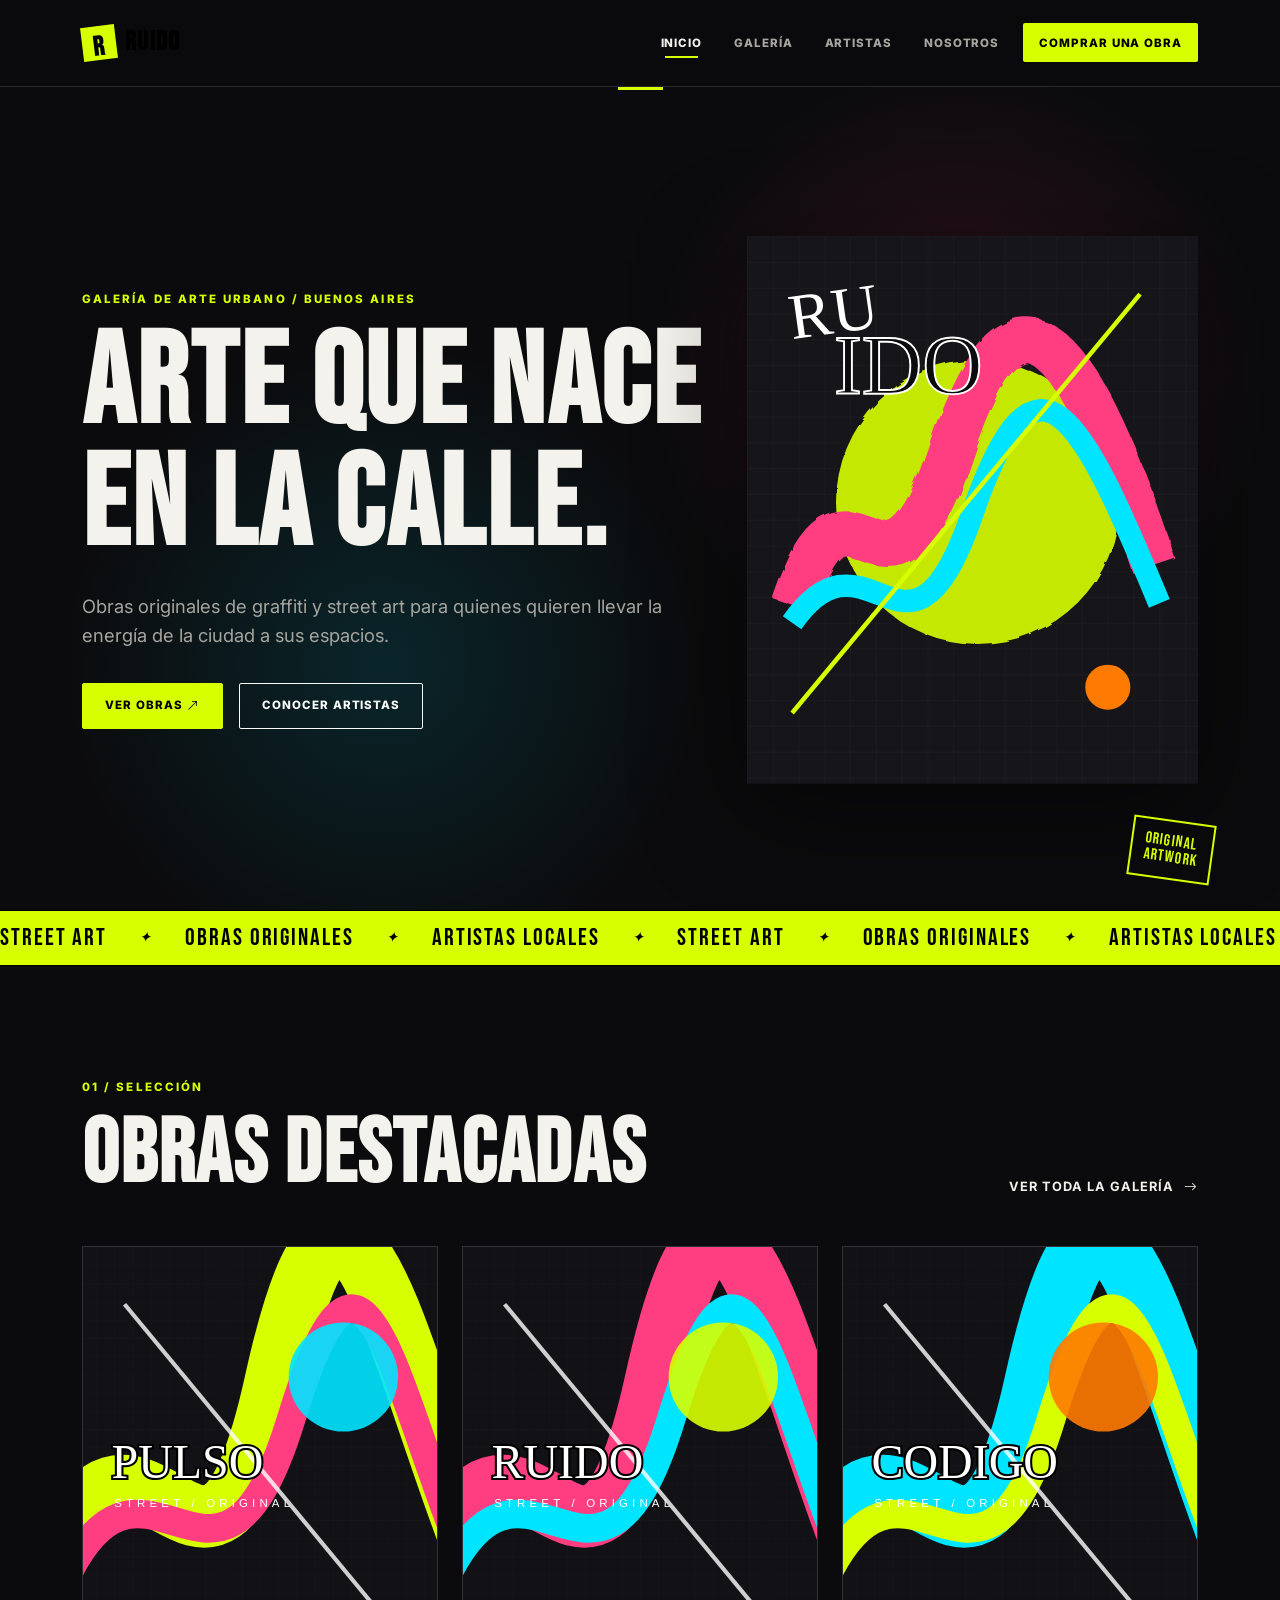
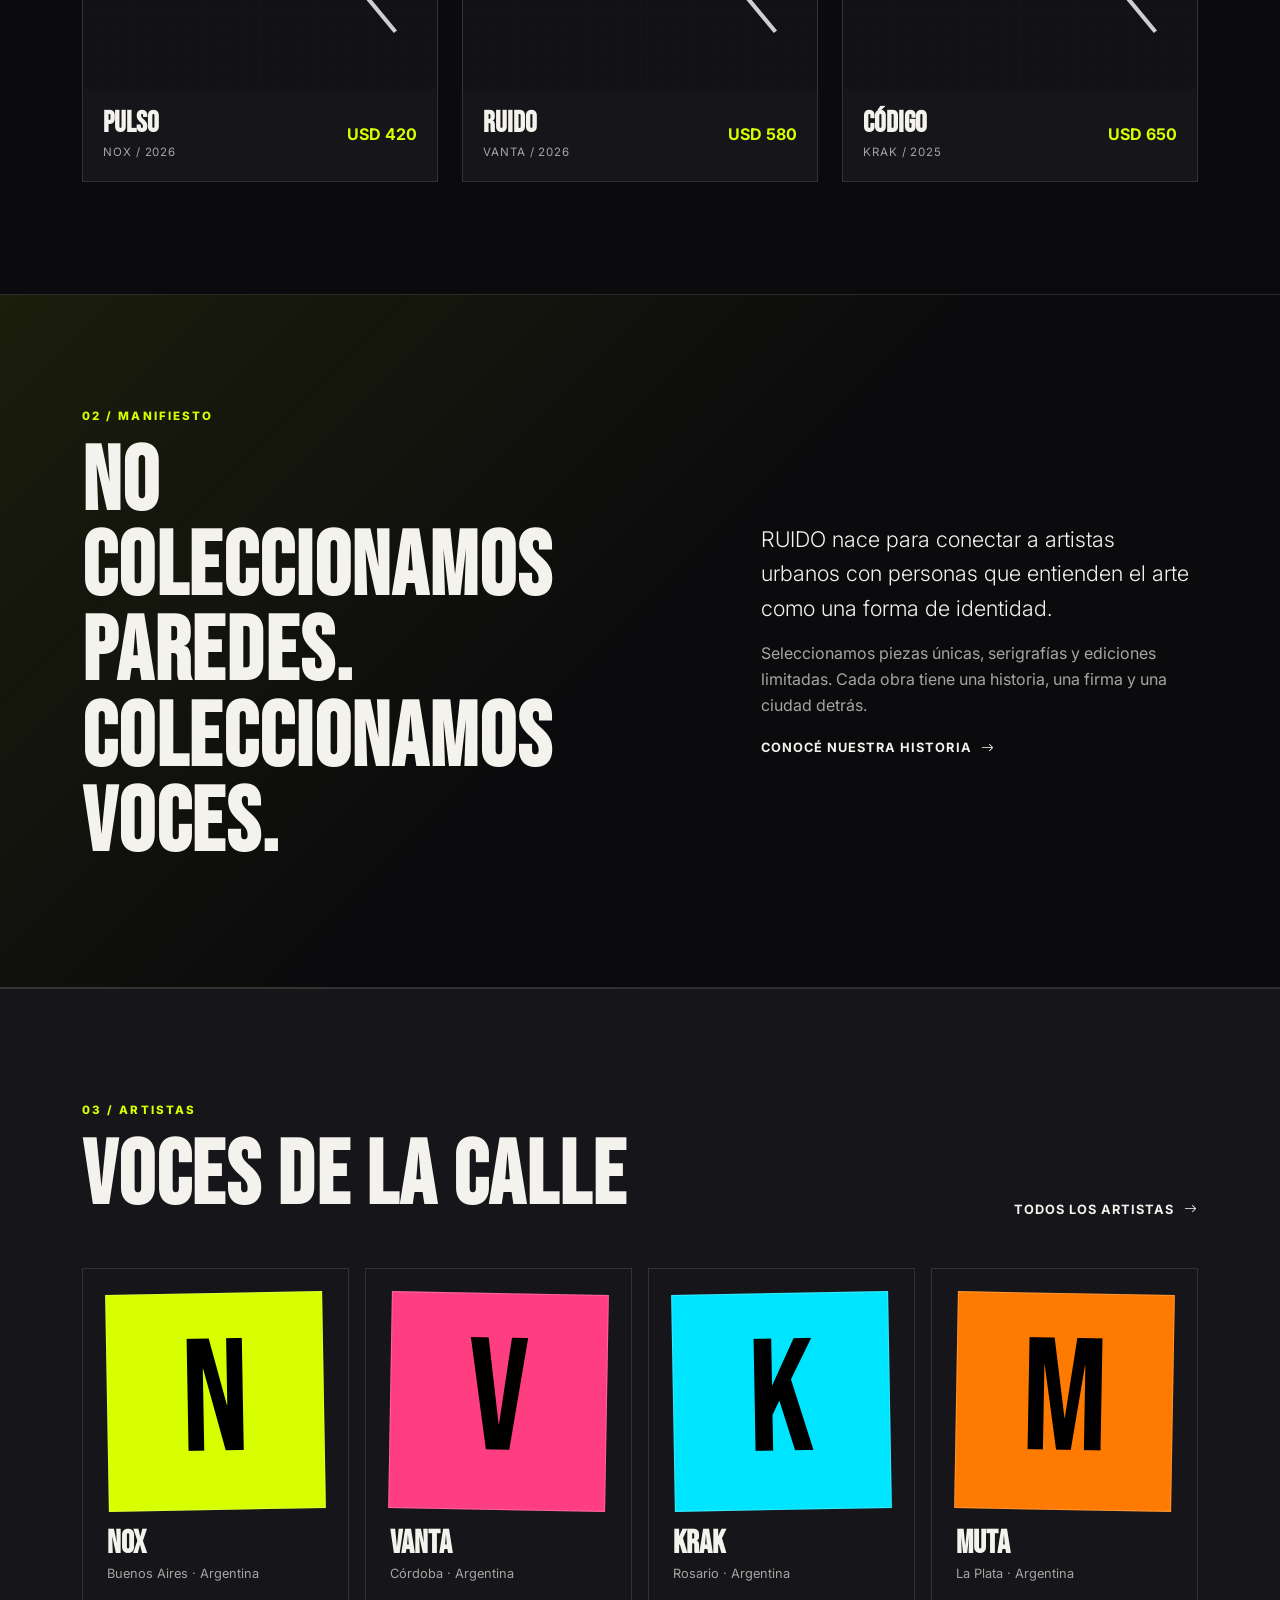
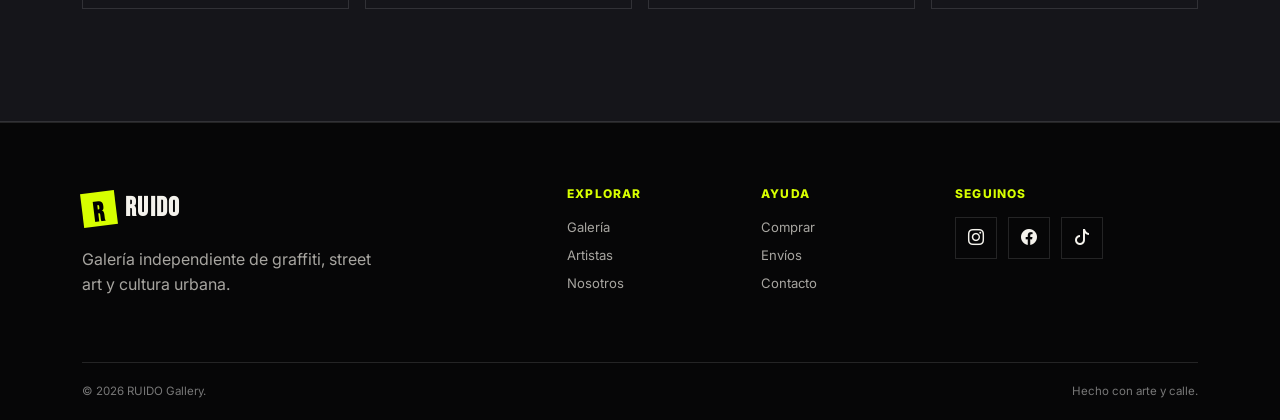
<file: index.html>
<!doctype html>
<html lang="es">
<head>
  <meta charset="utf-8">
  <meta name="viewport" content="width=device-width, initial-scale=1">
  <meta name="description" content="RUIDO Gallery: galería online de graffiti y arte urbano. Descubrí y comprá obras originales de artistas de la calle.">
  <meta name="keywords" content="graffiti, arte urbano, street art, obras de arte, galería, artistas">
  <meta name="author" content="RUIDO Gallery">
  <meta name="robots" content="index, follow">
  <meta name="theme-color" content="#0b0b0d">
  <title>RUIDO Gallery | Arte urbano y graffiti</title>

  <link rel="preconnect" href="https://cdn.jsdelivr.net">
  <link rel="preconnect" href="https://fonts.googleapis.com">
  <link rel="preconnect" href="https://fonts.gstatic.com" crossorigin>
  <link href="https://fonts.googleapis.com/css2?family=Bebas+Neue&family=Inter:wght@400;500;600;700;800&display=swap" rel="stylesheet">
  <link href="https://cdn.jsdelivr.net/npm/bootstrap@5.3.3/dist/css/bootstrap.min.css" rel="stylesheet">
  <link href="https://cdn.jsdelivr.net/npm/bootstrap-icons@1.11.3/font/bootstrap-icons.css" rel="stylesheet">
  <link rel="stylesheet" href="css/main.css">
  <link rel="icon" href="assets/img/favicon.svg" type="image/svg+xml">
</head>
<body>
  <a class="skip-link" href="#contenido">Saltar al contenido</a>

  <header class="site-header">
    <nav class="navbar navbar-expand-lg" aria-label="Navegación principal">
      <div class="container">
        <a class="navbar-brand brand" href="index.html" aria-label="RUIDO Gallery inicio">
          <span class="brand-mark">R</span><span>RUIDO</span>
        </a>
        <button class="navbar-toggler" type="button" data-bs-toggle="collapse" data-bs-target="#menuPrincipal"
          aria-controls="menuPrincipal" aria-expanded="false" aria-label="Abrir menú">
          <span class="navbar-toggler-icon"></span>
        </button>
        <div class="collapse navbar-collapse" id="menuPrincipal">
          <ul class="navbar-nav ms-auto align-items-lg-center gap-lg-3">
            <li class="nav-item"><a class="nav-link active" aria-current="page" href="index.html">Inicio</a></li>
            <li class="nav-item"><a class="nav-link" href="galeria.html">Galería</a></li>
            <li class="nav-item"><a class="nav-link" href="artistas.html">Artistas</a></li>
            <li class="nav-item"><a class="nav-link" href="nosotros.html">Nosotros</a></li>
            <li class="nav-item"><a class="nav-link nav-cta" href="contacto.html">Comprar una obra</a></li>
          </ul>
        </div>
      </div>
    </nav>
  </header>

  <main id="contenido">
    <section class="hero hero-home">
      <div class="hero-noise"></div>
      <div class="container position-relative">
        <div class="row align-items-center min-vh-75">
          <div class="col-lg-7" data-reveal>
            <p class="eyebrow">GALERÍA DE ARTE URBANO / BUENOS AIRES</p>
            <h1>Arte que nace<br>en la <span>calle.</span></h1>
            <p class="hero-text">Obras originales de graffiti y street art para quienes quieren llevar la energía de la ciudad a sus espacios.</p>
            <div class="d-flex flex-wrap gap-3">
              <a class="btn btn-accent" href="galeria.html">Ver obras <i class="bi bi-arrow-up-right"></i></a>
              <a class="btn btn-outline-light" href="artistas.html">Conocer artistas</a>
            </div>
          </div>
          <div class="col-lg-5 mt-5 mt-lg-0" data-reveal>
            <div class="hero-art">
              <img src="assets/img/graffiti-hero.svg" alt="Obra abstracta de graffiti en colores neón" width="700" height="800">
              <span class="stamp">ORIGINAL<br>ARTWORK</span>
            </div>
          </div>
        </div>
      </div>
    </section>

    <section class="ticker" aria-label="Información destacada">
      <div class="ticker-track">
        <span>STREET ART</span><i>✦</i><span>OBRAS ORIGINALES</span><i>✦</i><span>ARTISTAS LOCALES</span><i>✦</i>
        <span>STREET ART</span><i>✦</i><span>OBRAS ORIGINALES</span><i>✦</i><span>ARTISTAS LOCALES</span>
      </div>
    </section>

    <section class="section-pad" aria-labelledby="destacadas-title">
      <div class="container">
        <div class="section-heading" data-reveal>
          <div>
            <p class="eyebrow">01 / SELECCIÓN</p>
            <h2 id="destacadas-title">Obras <span>destacadas</span></h2>
          </div>
          <a href="galeria.html" class="text-link">Ver toda la galería <i class="bi bi-arrow-right"></i></a>
        </div>
        <div class="row g-4">
          <div class="col-md-6 col-lg-4" data-reveal>
            <article class="art-card">
              <a href="contacto.html" aria-label="Consultar obra Pulso">
                <div class="art-image"><img src="assets/img/art-01.svg" alt="Obra de graffiti Pulso" loading="lazy"></div>
                <div class="art-info"><h3>Pulso</h3><p>NOX / 2026</p><strong>USD 420</strong></div>
              </a>
            </article>
          </div>
          <div class="col-md-6 col-lg-4" data-reveal>
            <article class="art-card">
              <a href="contacto.html" aria-label="Consultar obra Ruido">
                <div class="art-image"><img src="assets/img/art-02.svg" alt="Obra de graffiti Ruido" loading="lazy"></div>
                <div class="art-info"><h3>Ruido</h3><p>VANTA / 2026</p><strong>USD 580</strong></div>
              </a>
            </article>
          </div>
          <div class="col-md-6 col-lg-4" data-reveal>
            <article class="art-card">
              <a href="contacto.html" aria-label="Consultar obra Código">
                <div class="art-image"><img src="assets/img/art-03.svg" alt="Obra de graffiti Código" loading="lazy"></div>
                <div class="art-info"><h3>Código</h3><p>KRAK / 2025</p><strong>USD 650</strong></div>
              </a>
            </article>
          </div>
        </div>
      </div>
    </section>

    <section class="manifesto section-pad">
      <div class="container">
        <div class="row align-items-center g-5">
          <div class="col-lg-6" data-reveal>
            <p class="eyebrow">02 / MANIFIESTO</p>
            <h2>No coleccionamos<br><span>paredes.</span><br>Coleccionamos voces.</h2>
          </div>
          <div class="col-lg-5 offset-lg-1" data-reveal>
            <p class="lead">RUIDO nace para conectar a artistas urbanos con personas que entienden el arte como una forma de identidad.</p>
            <p>Seleccionamos piezas únicas, serigrafías y ediciones limitadas. Cada obra tiene una historia, una firma y una ciudad detrás.</p>
            <a class="text-link" href="nosotros.html">Conocé nuestra historia <i class="bi bi-arrow-right"></i></a>
          </div>
        </div>
      </div>
    </section>

    <section class="section-pad section-dark" aria-labelledby="artistas-title">
      <div class="container">
        <div class="section-heading" data-reveal>
          <div><p class="eyebrow">03 / ARTISTAS</p><h2 id="artistas-title">Voces de la <span>calle</span></h2></div>
          <a href="artistas.html" class="text-link">Todos los artistas <i class="bi bi-arrow-right"></i></a>
        </div>
        <div class="artist-grid">
          <article class="artist-card" data-reveal><div class="artist-avatar avatar-one">N</div><h3>NOX</h3><p>Buenos Aires · Argentina</p></article>
          <article class="artist-card" data-reveal><div class="artist-avatar avatar-two">V</div><h3>VANTA</h3><p>Córdoba · Argentina</p></article>
          <article class="artist-card" data-reveal><div class="artist-avatar avatar-three">K</div><h3>KRAK</h3><p>Rosario · Argentina</p></article>
          <article class="artist-card" data-reveal><div class="artist-avatar avatar-four">M</div><h3>MUTA</h3><p>La Plata · Argentina</p></article>
        </div>
      </div>
    </section>
  </main>

  <footer class="site-footer">
    <div class="container">
      <div class="row g-5">
        <div class="col-lg-5"><a class="brand" href="index.html"><span class="brand-mark">R</span><span>RUIDO</span></a><p class="footer-copy">Galería independiente de graffiti, street art y cultura urbana.</p></div>
        <div class="col-6 col-lg-2"><h3>Explorar</h3><a href="galeria.html">Galería</a><a href="artistas.html">Artistas</a><a href="nosotros.html">Nosotros</a></div>
        <div class="col-6 col-lg-2"><h3>Ayuda</h3><a href="contacto.html">Comprar</a><a href="contacto.html">Envíos</a><a href="contacto.html">Contacto</a></div>
        <div class="col-lg-3"><h3>Seguinos</h3><div class="socials"><a href="#" aria-label="Instagram"><i class="bi bi-instagram"></i></a><a href="#" aria-label="Facebook"><i class="bi bi-facebook"></i></a><a href="#" aria-label="TikTok"><i class="bi bi-tiktok"></i></a></div></div>
      </div>
      <div class="footer-bottom"><span>© 2026 RUIDO Gallery.</span><span>Hecho con arte y calle.</span></div>
    </div>
  </footer>

  <button id="backTop" class="back-top" aria-label="Volver arriba"><i class="bi bi-arrow-up"></i></button>
  <script src="https://cdn.jsdelivr.net/npm/bootstrap@5.3.3/dist/js/bootstrap.bundle.min.js" defer></script>
  <script src="assets/js/main.js" defer></script>
</body>
</html>
</file>
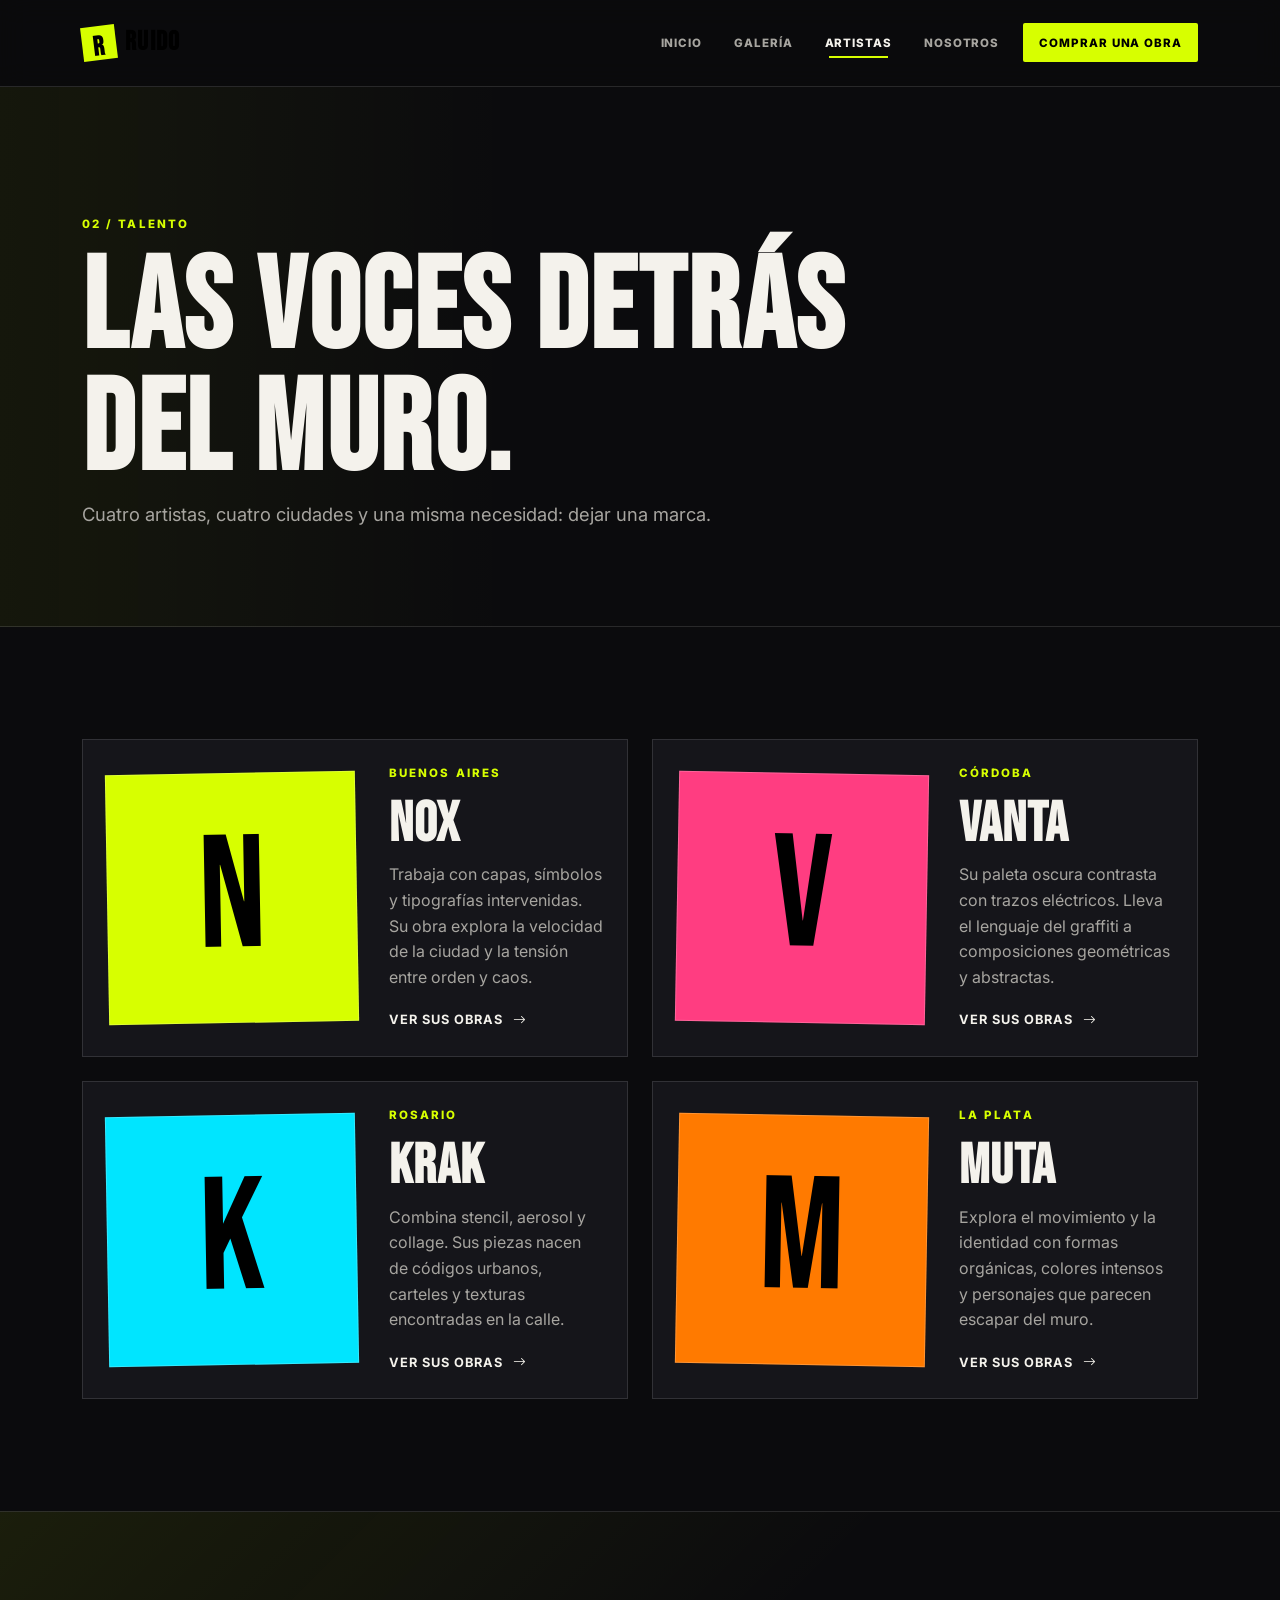
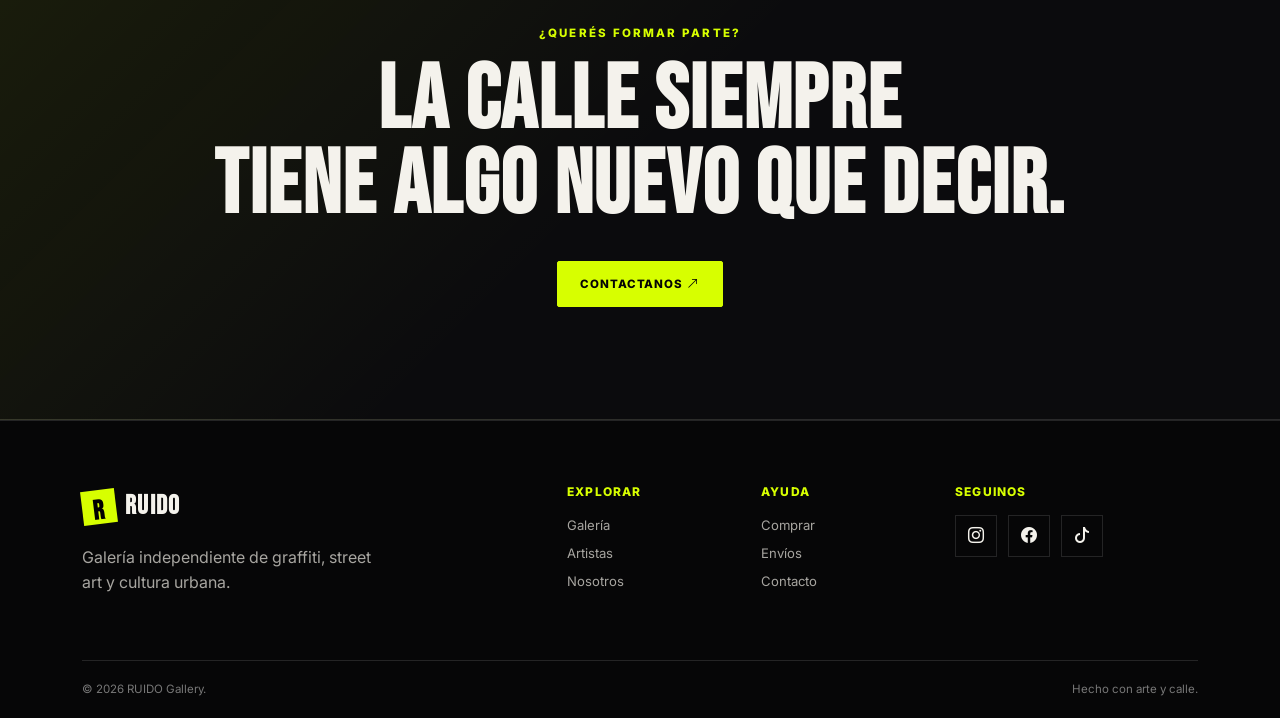
<file: artistas.html>
<!doctype html>
<html lang="es">
<head>
  <meta charset="utf-8"><meta name="viewport" content="width=device-width, initial-scale=1">
  <meta name="description" content="Conocé a los artistas urbanos que forman parte de RUIDO Gallery y descubrí sus estilos, ciudades y obras.">
  <meta name="robots" content="index, follow"><meta name="theme-color" content="#0b0b0d">
  <title>Artistas | RUIDO Gallery</title>
  <link rel="preconnect" href="https://fonts.googleapis.com"><link rel="preconnect" href="https://fonts.gstatic.com" crossorigin>
  <link href="https://fonts.googleapis.com/css2?family=Bebas+Neue&family=Inter:wght@400;500;600;700;800&display=swap" rel="stylesheet">
  <link href="https://cdn.jsdelivr.net/npm/bootstrap@5.3.3/dist/css/bootstrap.min.css" rel="stylesheet"><link href="https://cdn.jsdelivr.net/npm/bootstrap-icons@1.11.3/font/bootstrap-icons.css" rel="stylesheet">
  <link rel="stylesheet" href="css/main.css"><link rel="icon" href="assets/img/favicon.svg" type="image/svg+xml">
</head>
<body>
<header class="site-header"><nav class="navbar navbar-expand-lg" aria-label="Navegación principal"><div class="container">
<a class="navbar-brand brand" href="index.html"><span class="brand-mark">R</span><span>RUIDO</span></a><button class="navbar-toggler" type="button" data-bs-toggle="collapse" data-bs-target="#menuPrincipal" aria-controls="menuPrincipal" aria-expanded="false" aria-label="Abrir menú"><span class="navbar-toggler-icon"></span></button>
<div class="collapse navbar-collapse" id="menuPrincipal"><ul class="navbar-nav ms-auto align-items-lg-center gap-lg-3"><li class="nav-item"><a class="nav-link" href="index.html">Inicio</a></li><li class="nav-item"><a class="nav-link" href="galeria.html">Galería</a></li><li class="nav-item"><a class="nav-link active" aria-current="page" href="artistas.html">Artistas</a></li><li class="nav-item"><a class="nav-link" href="nosotros.html">Nosotros</a></li><li class="nav-item"><a class="nav-link nav-cta" href="contacto.html">Comprar una obra</a></li></ul></div></div></nav></header>
<main>
<section class="page-hero"><div class="container"><p class="eyebrow">02 / TALENTO</p><h1>Las voces detrás<br>del <span>muro.</span></h1><p>Cuatro artistas, cuatro ciudades y una misma necesidad: dejar una marca.</p></div></section>
<section class="section-pad"><div class="container"><div class="row g-4">
<article class="col-md-6"><div class="artist-profile" data-reveal><div class="artist-avatar avatar-one">N</div><div><p class="eyebrow">BUENOS AIRES</p><h2>NOX</h2><p>Trabaja con capas, símbolos y tipografías intervenidas. Su obra explora la velocidad de la ciudad y la tensión entre orden y caos.</p><a href="galeria.html" class="text-link">Ver sus obras <i class="bi bi-arrow-right"></i></a></div></div></article>
<article class="col-md-6"><div class="artist-profile" data-reveal><div class="artist-avatar avatar-two">V</div><div><p class="eyebrow">CÓRDOBA</p><h2>VANTA</h2><p>Su paleta oscura contrasta con trazos eléctricos. Lleva el lenguaje del graffiti a composiciones geométricas y abstractas.</p><a href="galeria.html" class="text-link">Ver sus obras <i class="bi bi-arrow-right"></i></a></div></div></article>
<article class="col-md-6"><div class="artist-profile" data-reveal><div class="artist-avatar avatar-three">K</div><div><p class="eyebrow">ROSARIO</p><h2>KRAK</h2><p>Combina stencil, aerosol y collage. Sus piezas nacen de códigos urbanos, carteles y texturas encontradas en la calle.</p><a href="galeria.html" class="text-link">Ver sus obras <i class="bi bi-arrow-right"></i></a></div></div></article>
<article class="col-md-6"><div class="artist-profile" data-reveal><div class="artist-avatar avatar-four">M</div><div><p class="eyebrow">LA PLATA</p><h2>MUTA</h2><p>Explora el movimiento y la identidad con formas orgánicas, colores intensos y personajes que parecen escapar del muro.</p><a href="galeria.html" class="text-link">Ver sus obras <i class="bi bi-arrow-right"></i></a></div></div></article>
</div></div></section>
<section class="manifesto section-pad"><div class="container text-center"><p class="eyebrow">¿QUERÉS FORMAR PARTE?</p><h2>La calle siempre<br>tiene algo <span>nuevo que decir.</span></h2><a class="btn btn-accent mt-4" href="contacto.html">Contactanos <i class="bi bi-arrow-up-right"></i></a></div></section>
</main>
<footer class="site-footer"><div class="container"><div class="row g-5"><div class="col-lg-5"><a class="brand" href="index.html"><span class="brand-mark">R</span><span>RUIDO</span></a><p class="footer-copy">Galería independiente de graffiti, street art y cultura urbana.</p></div><div class="col-6 col-lg-2"><h3>Explorar</h3><a href="galeria.html">Galería</a><a href="artistas.html">Artistas</a><a href="nosotros.html">Nosotros</a></div><div class="col-6 col-lg-2"><h3>Ayuda</h3><a href="contacto.html">Comprar</a><a href="contacto.html">Envíos</a><a href="contacto.html">Contacto</a></div><div class="col-lg-3"><h3>Seguinos</h3><div class="socials"><a href="#" aria-label="Instagram"><i class="bi bi-instagram"></i></a><a href="#" aria-label="Facebook"><i class="bi bi-facebook"></i></a><a href="#" aria-label="TikTok"><i class="bi bi-tiktok"></i></a></div></div></div><div class="footer-bottom"><span>© 2026 RUIDO Gallery.</span><span>Hecho con arte y calle.</span></div></div></footer>
<button id="backTop" class="back-top" aria-label="Volver arriba"><i class="bi bi-arrow-up"></i></button><script src="https://cdn.jsdelivr.net/npm/bootstrap@5.3.3/dist/js/bootstrap.bundle.min.js" defer></script><script src="assets/js/main.js" defer></script>
</body></html>
</file>
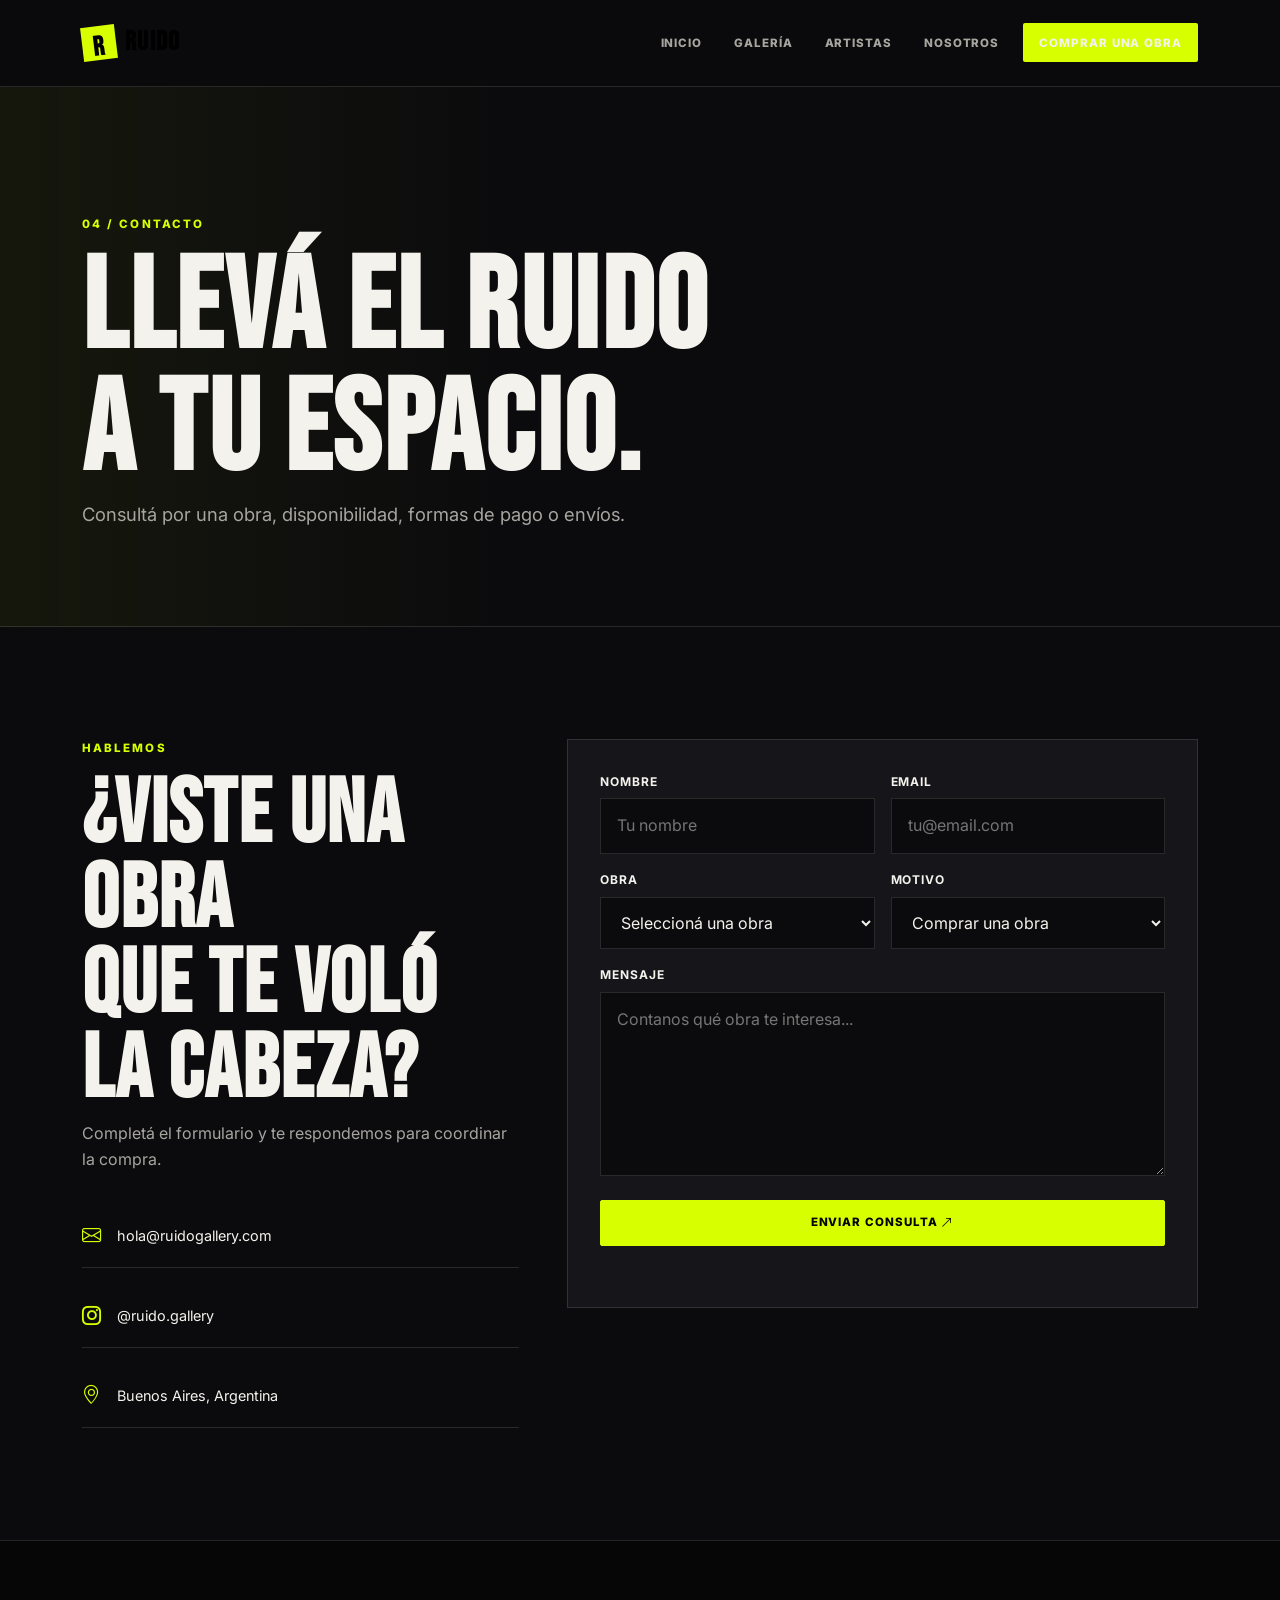
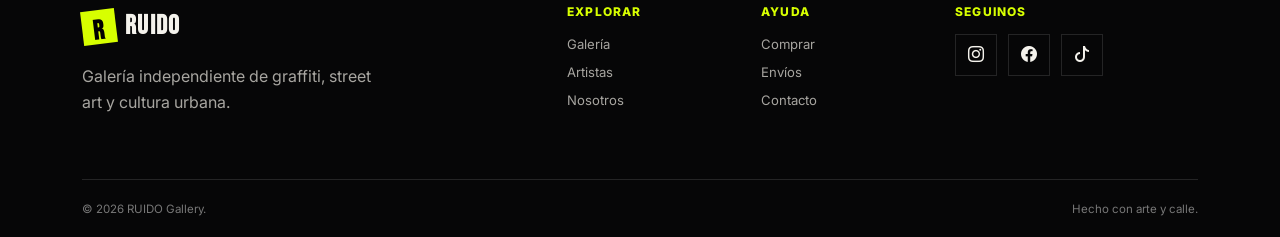
<file: contacto.html>
<!doctype html>
<html lang="es">
<head>
  <meta charset="utf-8"><meta name="viewport" content="width=device-width, initial-scale=1">
  <meta name="description" content="Contactá a RUIDO Gallery para comprar obras de graffiti, consultar disponibilidad, envíos y artistas.">
  <meta name="robots" content="index, follow"><meta name="theme-color" content="#0b0b0d">
  <title>Contacto y compras | RUIDO Gallery</title>
  <link rel="preconnect" href="https://fonts.googleapis.com"><link rel="preconnect" href="https://fonts.gstatic.com" crossorigin>
  <link href="https://fonts.googleapis.com/css2?family=Bebas+Neue&family=Inter:wght@400;500;600;700;800&display=swap" rel="stylesheet">
  <link href="https://cdn.jsdelivr.net/npm/bootstrap@5.3.3/dist/css/bootstrap.min.css" rel="stylesheet"><link href="https://cdn.jsdelivr.net/npm/bootstrap-icons@1.11.3/font/bootstrap-icons.css" rel="stylesheet">
  <link rel="stylesheet" href="css/main.css"><link rel="icon" href="assets/img/favicon.svg" type="image/svg+xml">
</head>
<body>
<header class="site-header"><nav class="navbar navbar-expand-lg" aria-label="Navegación principal"><div class="container">
<a class="navbar-brand brand" href="index.html"><span class="brand-mark">R</span><span>RUIDO</span></a><button class="navbar-toggler" type="button" data-bs-toggle="collapse" data-bs-target="#menuPrincipal" aria-controls="menuPrincipal" aria-expanded="false" aria-label="Abrir menú"><span class="navbar-toggler-icon"></span></button>
<div class="collapse navbar-collapse" id="menuPrincipal"><ul class="navbar-nav ms-auto align-items-lg-center gap-lg-3"><li class="nav-item"><a class="nav-link" href="index.html">Inicio</a></li><li class="nav-item"><a class="nav-link" href="galeria.html">Galería</a></li><li class="nav-item"><a class="nav-link" href="artistas.html">Artistas</a></li><li class="nav-item"><a class="nav-link" href="nosotros.html">Nosotros</a></li><li class="nav-item"><a class="nav-link active nav-cta" aria-current="page" href="contacto.html">Comprar una obra</a></li></ul></div></div></nav></header>
<main>
<section class="page-hero"><div class="container"><p class="eyebrow">04 / CONTACTO</p><h1>Llevá el <span>ruido</span><br>a tu espacio.</h1><p>Consultá por una obra, disponibilidad, formas de pago o envíos.</p></div></section>
<section class="section-pad"><div class="container"><div class="row g-5">
<div class="col-lg-5" data-reveal><p class="eyebrow">HABLEMOS</p><h2>¿Viste una obra<br>que te <span>voló la cabeza?</span></h2><p>Completá el formulario y te respondemos para coordinar la compra.</p><div class="contact-list"><div><i class="bi bi-envelope"></i><span>hola@ruidogallery.com</span></div><div><i class="bi bi-instagram"></i><span>@ruido.gallery</span></div><div><i class="bi bi-geo-alt"></i><span>Buenos Aires, Argentina</span></div></div></div>
<div class="col-lg-7" data-reveal><form class="contact-form" id="contactForm" novalidate><div class="row g-3">
<div class="col-md-6"><label for="nombre">Nombre</label><input id="nombre" name="nombre" type="text" required autocomplete="name" placeholder="Tu nombre"></div>
<div class="col-md-6"><label for="email">Email</label><input id="email" name="email" type="email" required autocomplete="email" placeholder="tu@email.com"></div>
<div class="col-md-6"><label for="obra">Obra</label><select id="obra" name="obra"><option value="">Seleccioná una obra</option><option>Pulso — NOX</option><option>Ruido — VANTA</option><option>Código — KRAK</option><option>Furia — MUTA</option><option>Otra consulta</option></select></div>
<div class="col-md-6"><label for="motivo">Motivo</label><select id="motivo" name="motivo"><option>Comprar una obra</option><option>Consultar disponibilidad</option><option>Información de envío</option><option>Otra consulta</option></select></div>
<div class="col-12"><label for="mensaje">Mensaje</label><textarea id="mensaje" name="mensaje" rows="6" required placeholder="Contanos qué obra te interesa..."></textarea></div>
<div class="col-12"><button class="btn btn-accent w-100" type="submit">Enviar consulta <i class="bi bi-arrow-up-right"></i></button></div>
<div class="col-12"><p id="formMessage" class="form-message" role="status" aria-live="polite"></p></div>
</div></form></div>
</div></div></section>
</main>
<footer class="site-footer"><div class="container"><div class="row g-5"><div class="col-lg-5"><a class="brand" href="index.html"><span class="brand-mark">R</span><span>RUIDO</span></a><p class="footer-copy">Galería independiente de graffiti, street art y cultura urbana.</p></div><div class="col-6 col-lg-2"><h3>Explorar</h3><a href="galeria.html">Galería</a><a href="artistas.html">Artistas</a><a href="nosotros.html">Nosotros</a></div><div class="col-6 col-lg-2"><h3>Ayuda</h3><a href="contacto.html">Comprar</a><a href="contacto.html">Envíos</a><a href="contacto.html">Contacto</a></div><div class="col-lg-3"><h3>Seguinos</h3><div class="socials"><a href="#" aria-label="Instagram"><i class="bi bi-instagram"></i></a><a href="#" aria-label="Facebook"><i class="bi bi-facebook"></i></a><a href="#" aria-label="TikTok"><i class="bi bi-tiktok"></i></a></div></div></div><div class="footer-bottom"><span>© 2026 RUIDO Gallery.</span><span>Hecho con arte y calle.</span></div></div></footer>
<button id="backTop" class="back-top" aria-label="Volver arriba"><i class="bi bi-arrow-up"></i></button><script src="https://cdn.jsdelivr.net/npm/bootstrap@5.3.3/dist/js/bootstrap.bundle.min.js" defer></script><script src="assets/js/main.js" defer></script>
</body></html>
</file>
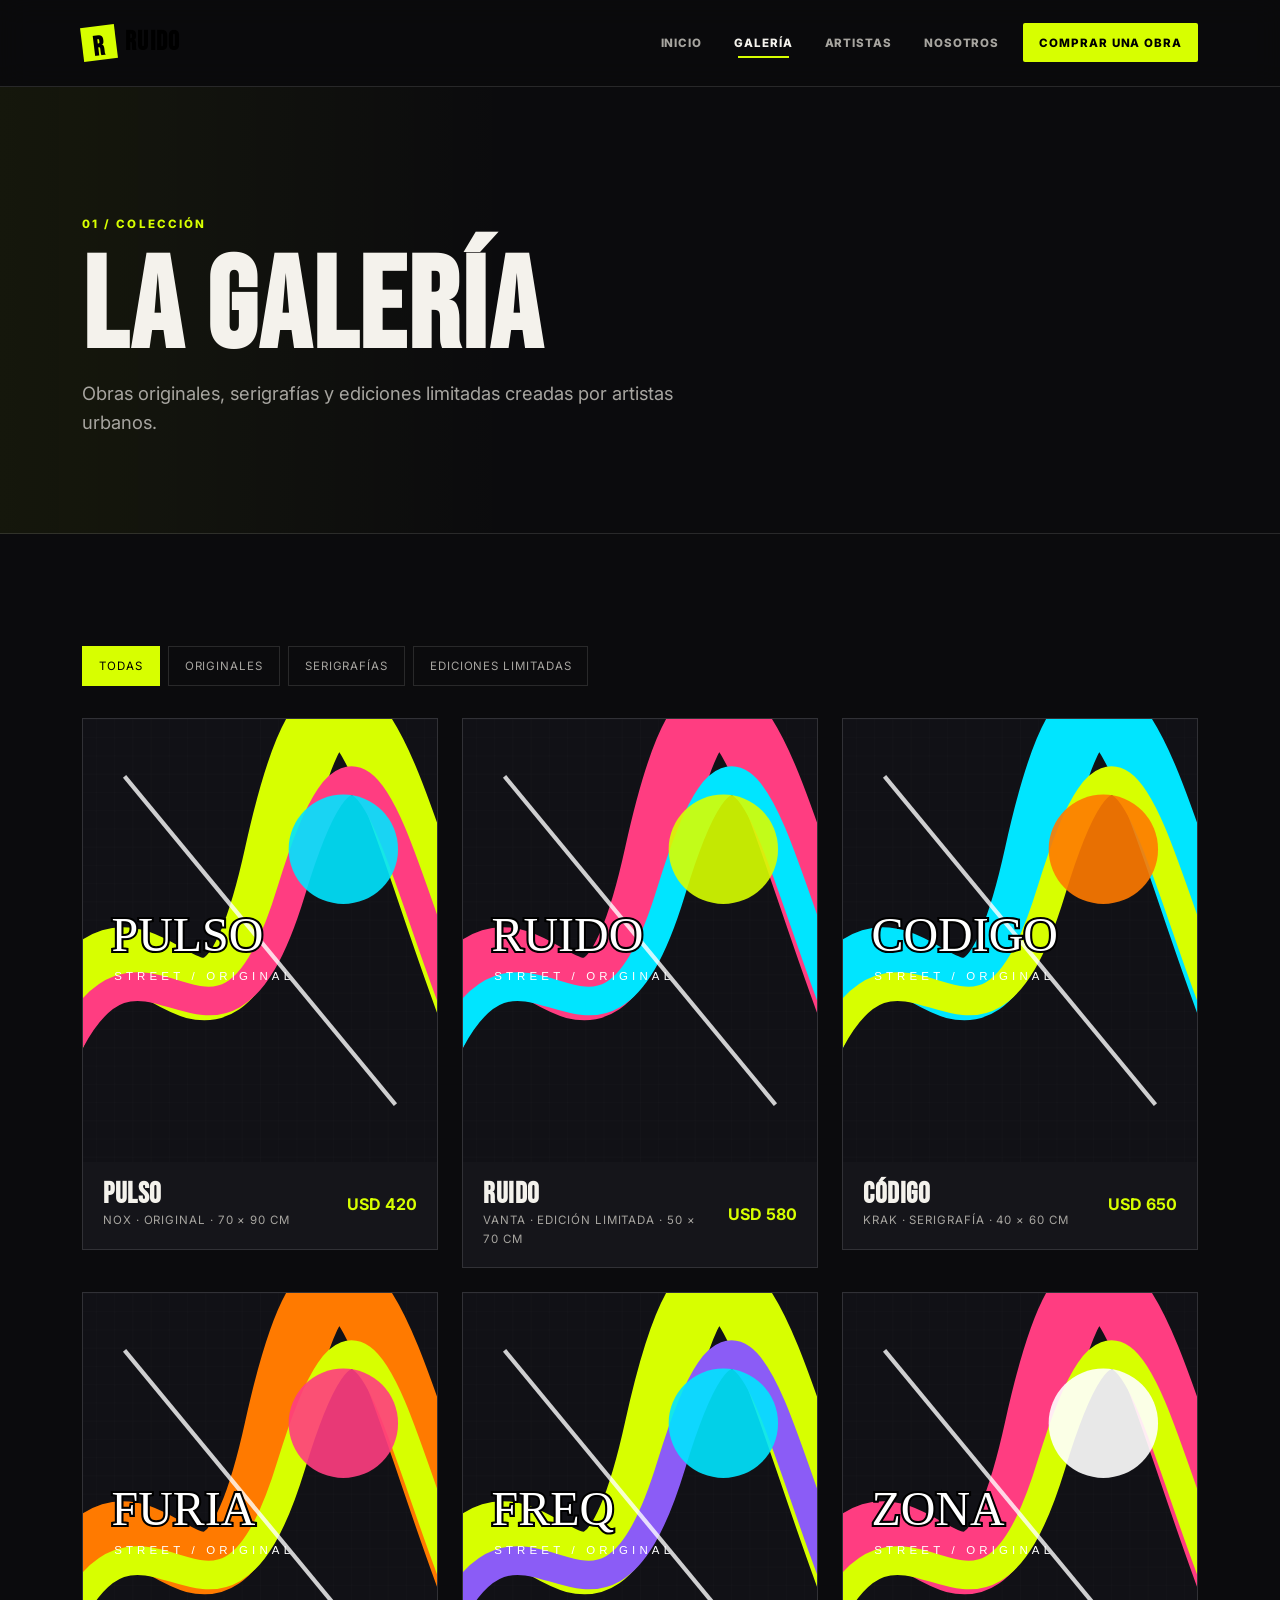
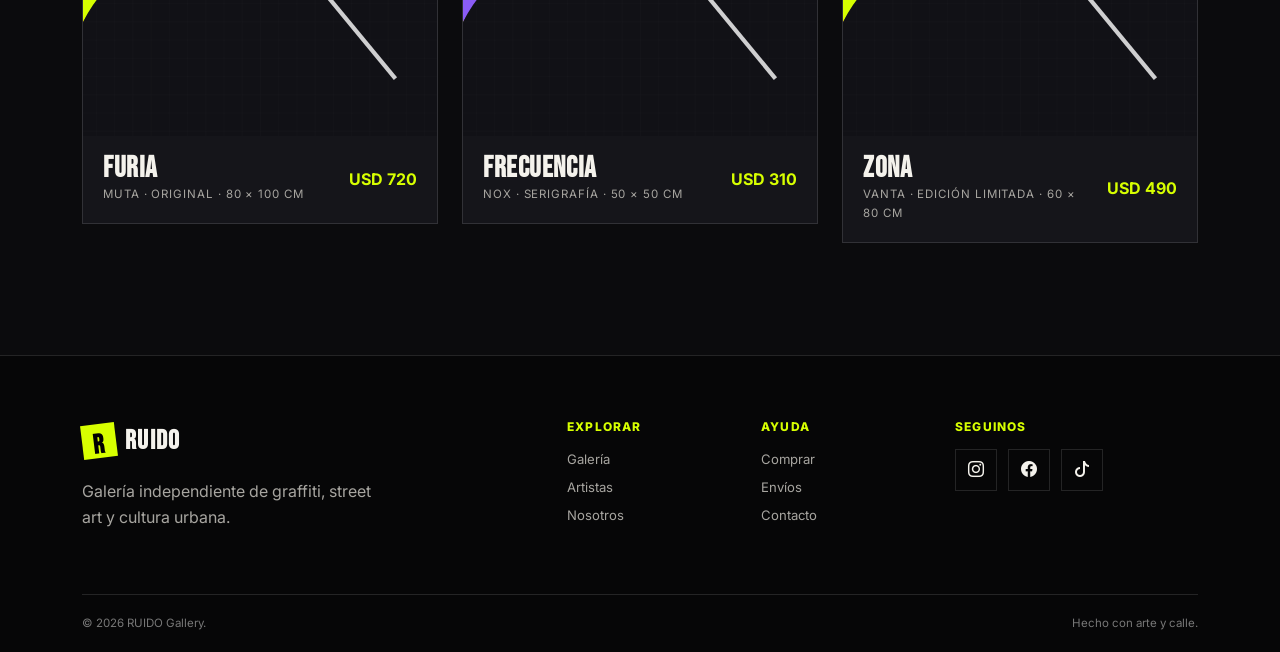
<file: galeria.html>
<!doctype html>
<html lang="es">
<head>
  <meta charset="utf-8"><meta name="viewport" content="width=device-width, initial-scale=1">
  <meta name="description" content="Comprá obras originales de graffiti y street art en RUIDO Gallery. Piezas únicas y ediciones limitadas.">
  <meta name="robots" content="index, follow"><meta name="theme-color" content="#0b0b0d">
  <title>Galería | RUIDO Gallery</title>
  <link rel="preconnect" href="https://fonts.googleapis.com"><link rel="preconnect" href="https://fonts.gstatic.com" crossorigin>
  <link href="https://fonts.googleapis.com/css2?family=Bebas+Neue&family=Inter:wght@400;500;600;700;800&display=swap" rel="stylesheet">
  <link href="https://cdn.jsdelivr.net/npm/bootstrap@5.3.3/dist/css/bootstrap.min.css" rel="stylesheet"><link href="https://cdn.jsdelivr.net/npm/bootstrap-icons@1.11.3/font/bootstrap-icons.css" rel="stylesheet">
  <link rel="stylesheet" href="css/main.css"><link rel="icon" href="assets/img/favicon.svg" type="image/svg+xml">
</head>
<body>
<header class="site-header"><nav class="navbar navbar-expand-lg" aria-label="Navegación principal"><div class="container">
<a class="navbar-brand brand" href="index.html"><span class="brand-mark">R</span><span>RUIDO</span></a>
<button class="navbar-toggler" type="button" data-bs-toggle="collapse" data-bs-target="#menuPrincipal" aria-controls="menuPrincipal" aria-expanded="false" aria-label="Abrir menú"><span class="navbar-toggler-icon"></span></button>
<div class="collapse navbar-collapse" id="menuPrincipal"><ul class="navbar-nav ms-auto align-items-lg-center gap-lg-3">
<li class="nav-item"><a class="nav-link" href="index.html">Inicio</a></li><li class="nav-item"><a class="nav-link active" href="galeria.html" aria-current="page">Galería</a></li><li class="nav-item"><a class="nav-link" href="artistas.html">Artistas</a></li><li class="nav-item"><a class="nav-link" href="nosotros.html">Nosotros</a></li><li class="nav-item"><a class="nav-link nav-cta" href="contacto.html">Comprar una obra</a></li>
</ul></div></div></nav></header>
<main>
<section class="page-hero"><div class="container"><p class="eyebrow">01 / COLECCIÓN</p><h1>La <span>galería</span></h1><p>Obras originales, serigrafías y ediciones limitadas creadas por artistas urbanos.</p></div></section>
<section class="section-pad"><div class="container">
<div class="filter-bar" role="group" aria-label="Filtrar obras"><button class="filter-btn active" data-filter="all">Todas</button><button class="filter-btn" data-filter="original">Originales</button><button class="filter-btn" data-filter="print">Serigrafías</button><button class="filter-btn" data-filter="limited">Ediciones limitadas</button></div>
<div class="row g-4 gallery-grid">
<div class="col-md-6 col-lg-4 gallery-item" data-category="original"><article class="art-card"><a href="contacto.html"><div class="art-image"><img src="assets/img/art-01.svg" alt="Pulso, graffiti original de NOX" loading="lazy"></div><div class="art-info"><h2>Pulso</h2><p>NOX · Original · 70 × 90 cm</p><strong>USD 420</strong></div></a></article></div>
<div class="col-md-6 col-lg-4 gallery-item" data-category="limited"><article class="art-card"><a href="contacto.html"><div class="art-image"><img src="assets/img/art-02.svg" alt="Ruido, edición limitada de VANTA" loading="lazy"></div><div class="art-info"><h2>Ruido</h2><p>VANTA · Edición limitada · 50 × 70 cm</p><strong>USD 580</strong></div></a></article></div>
<div class="col-md-6 col-lg-4 gallery-item" data-category="print"><article class="art-card"><a href="contacto.html"><div class="art-image"><img src="assets/img/art-03.svg" alt="Código, serigrafía de KRAK" loading="lazy"></div><div class="art-info"><h2>Código</h2><p>KRAK · Serigrafía · 40 × 60 cm</p><strong>USD 650</strong></div></a></article></div>
<div class="col-md-6 col-lg-4 gallery-item" data-category="original"><article class="art-card"><a href="contacto.html"><div class="art-image"><img src="assets/img/art-04.svg" alt="Furia, graffiti original de MUTA" loading="lazy"></div><div class="art-info"><h2>Furia</h2><p>MUTA · Original · 80 × 100 cm</p><strong>USD 720</strong></div></a></article></div>
<div class="col-md-6 col-lg-4 gallery-item" data-category="print"><article class="art-card"><a href="contacto.html"><div class="art-image"><img src="assets/img/art-05.svg" alt="Frecuencia, serigrafía de NOX" loading="lazy"></div><div class="art-info"><h2>Frecuencia</h2><p>NOX · Serigrafía · 50 × 50 cm</p><strong>USD 310</strong></div></a></article></div>
<div class="col-md-6 col-lg-4 gallery-item" data-category="limited"><article class="art-card"><a href="contacto.html"><div class="art-image"><img src="assets/img/art-06.svg" alt="Zona, edición limitada de VANTA" loading="lazy"></div><div class="art-info"><h2>Zona</h2><p>VANTA · Edición limitada · 60 × 80 cm</p><strong>USD 490</strong></div></a></article></div>
</div></div></section>
</main>
<footer class="site-footer"><div class="container"><div class="row g-5"><div class="col-lg-5"><a class="brand" href="index.html"><span class="brand-mark">R</span><span>RUIDO</span></a><p class="footer-copy">Galería independiente de graffiti, street art y cultura urbana.</p></div><div class="col-6 col-lg-2"><h3>Explorar</h3><a href="galeria.html">Galería</a><a href="artistas.html">Artistas</a><a href="nosotros.html">Nosotros</a></div><div class="col-6 col-lg-2"><h3>Ayuda</h3><a href="contacto.html">Comprar</a><a href="contacto.html">Envíos</a><a href="contacto.html">Contacto</a></div><div class="col-lg-3"><h3>Seguinos</h3><div class="socials"><a href="#" aria-label="Instagram"><i class="bi bi-instagram"></i></a><a href="#" aria-label="Facebook"><i class="bi bi-facebook"></i></a><a href="#" aria-label="TikTok"><i class="bi bi-tiktok"></i></a></div></div></div><div class="footer-bottom"><span>© 2026 RUIDO Gallery.</span><span>Hecho con arte y calle.</span></div></div></footer>
<button id="backTop" class="back-top" aria-label="Volver arriba"><i class="bi bi-arrow-up"></i></button>
<script src="https://cdn.jsdelivr.net/npm/bootstrap@5.3.3/dist/js/bootstrap.bundle.min.js" defer></script><script src="assets/js/main.js" defer></script>
</body></html>
</file>
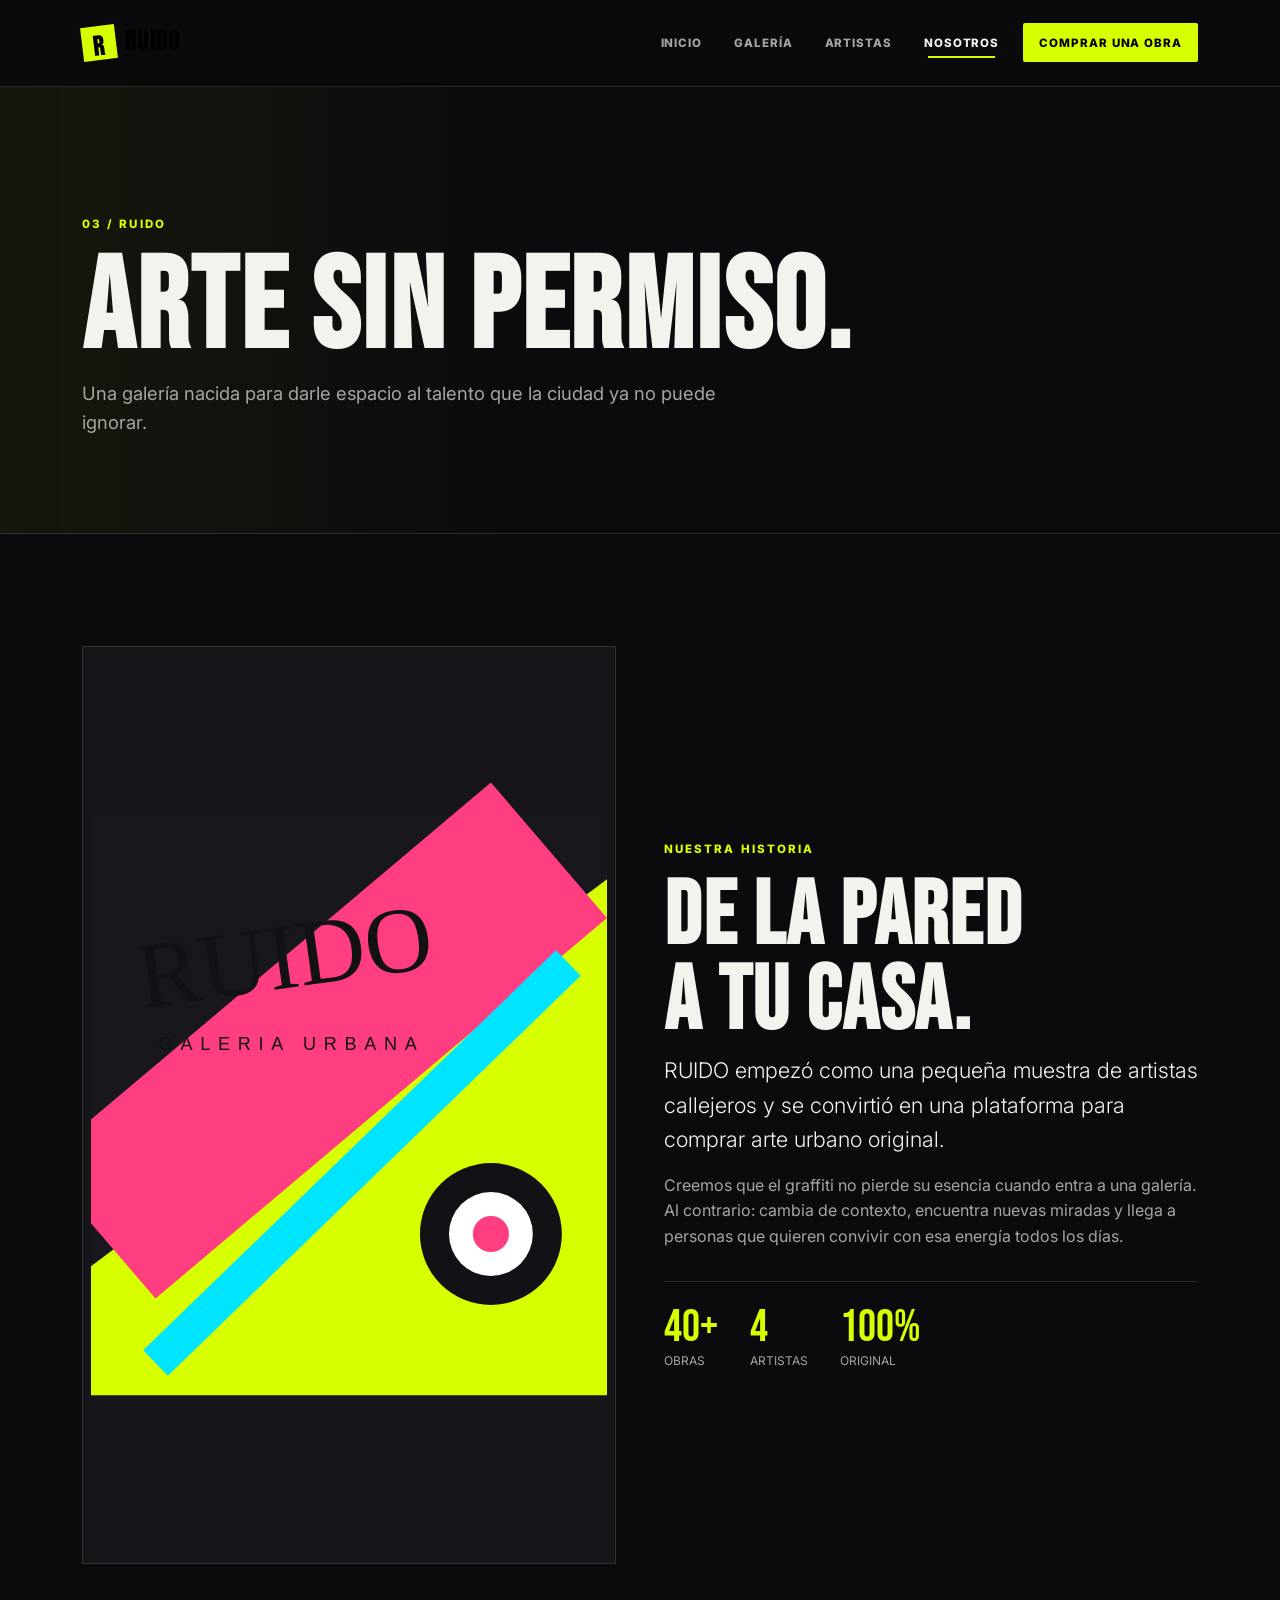
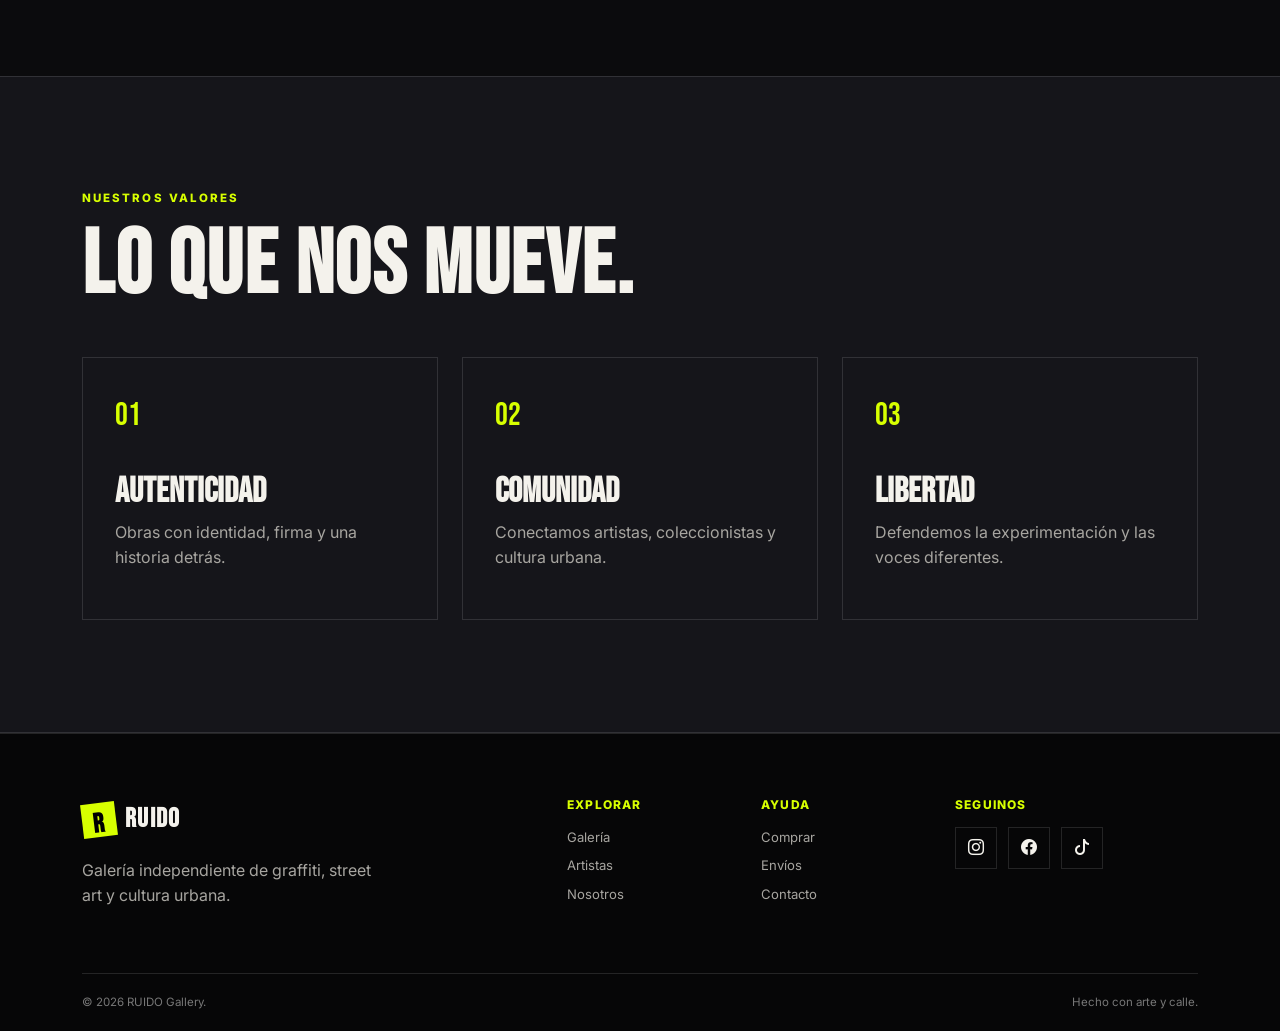
<file: nosotros.html>
<!doctype html>
<html lang="es">
<head>
  <meta charset="utf-8"><meta name="viewport" content="width=device-width, initial-scale=1">
  <meta name="description" content="Conocé RUIDO Gallery, una galería independiente dedicada al graffiti, street art y cultura urbana.">
  <meta name="robots" content="index, follow"><meta name="theme-color" content="#0b0b0d">
  <title>Nosotros | RUIDO Gallery</title>
  <link rel="preconnect" href="https://fonts.googleapis.com"><link rel="preconnect" href="https://fonts.gstatic.com" crossorigin>
  <link href="https://fonts.googleapis.com/css2?family=Bebas+Neue&family=Inter:wght@400;500;600;700;800&display=swap" rel="stylesheet">
  <link href="https://cdn.jsdelivr.net/npm/bootstrap@5.3.3/dist/css/bootstrap.min.css" rel="stylesheet"><link href="https://cdn.jsdelivr.net/npm/bootstrap-icons@1.11.3/font/bootstrap-icons.css" rel="stylesheet">
  <link rel="stylesheet" href="css/main.css"><link rel="icon" href="assets/img/favicon.svg" type="image/svg+xml">
</head>
<body>
<header class="site-header"><nav class="navbar navbar-expand-lg" aria-label="Navegación principal"><div class="container">
<a class="navbar-brand brand" href="index.html"><span class="brand-mark">R</span><span>RUIDO</span></a><button class="navbar-toggler" type="button" data-bs-toggle="collapse" data-bs-target="#menuPrincipal" aria-controls="menuPrincipal" aria-expanded="false" aria-label="Abrir menú"><span class="navbar-toggler-icon"></span></button>
<div class="collapse navbar-collapse" id="menuPrincipal"><ul class="navbar-nav ms-auto align-items-lg-center gap-lg-3"><li class="nav-item"><a class="nav-link" href="index.html">Inicio</a></li><li class="nav-item"><a class="nav-link" href="galeria.html">Galería</a></li><li class="nav-item"><a class="nav-link" href="artistas.html">Artistas</a></li><li class="nav-item"><a class="nav-link active" aria-current="page" href="nosotros.html">Nosotros</a></li><li class="nav-item"><a class="nav-link nav-cta" href="contacto.html">Comprar una obra</a></li></ul></div></div></nav></header>
<main>
<section class="page-hero"><div class="container"><p class="eyebrow">03 / RUIDO</p><h1>Arte sin <span>permiso.</span></h1><p>Una galería nacida para darle espacio al talento que la ciudad ya no puede ignorar.</p></div></section>
<section class="section-pad"><div class="container"><div class="row align-items-center g-5">
<div class="col-lg-6" data-reveal><div class="about-poster"><img src="assets/img/about.svg" alt="Composición gráfica inspirada en graffiti urbano" width="800" height="900"></div></div>
<div class="col-lg-6" data-reveal><p class="eyebrow">NUESTRA HISTORIA</p><h2>De la pared<br>a tu <span>casa.</span></h2><p class="lead">RUIDO empezó como una pequeña muestra de artistas callejeros y se convirtió en una plataforma para comprar arte urbano original.</p><p>Creemos que el graffiti no pierde su esencia cuando entra a una galería. Al contrario: cambia de contexto, encuentra nuevas miradas y llega a personas que quieren convivir con esa energía todos los días.</p><div class="stats-row"><div><strong>40+</strong><span>obras</span></div><div><strong>4</strong><span>artistas</span></div><div><strong>100%</strong><span>original</span></div></div></div>
</div></div></section>
<section class="section-pad section-dark"><div class="container"><div class="section-heading"><div><p class="eyebrow">NUESTROS VALORES</p><h2>Lo que nos <span>mueve.</span></h2></div></div><div class="row g-4">
<div class="col-md-4"><article class="value-card" data-reveal><span>01</span><h3>Autenticidad</h3><p>Obras con identidad, firma y una historia detrás.</p></article></div>
<div class="col-md-4"><article class="value-card" data-reveal><span>02</span><h3>Comunidad</h3><p>Conectamos artistas, coleccionistas y cultura urbana.</p></article></div>
<div class="col-md-4"><article class="value-card" data-reveal><span>03</span><h3>Libertad</h3><p>Defendemos la experimentación y las voces diferentes.</p></article></div>
</div></div></section>
</main>
<footer class="site-footer"><div class="container"><div class="row g-5"><div class="col-lg-5"><a class="brand" href="index.html"><span class="brand-mark">R</span><span>RUIDO</span></a><p class="footer-copy">Galería independiente de graffiti, street art y cultura urbana.</p></div><div class="col-6 col-lg-2"><h3>Explorar</h3><a href="galeria.html">Galería</a><a href="artistas.html">Artistas</a><a href="nosotros.html">Nosotros</a></div><div class="col-6 col-lg-2"><h3>Ayuda</h3><a href="contacto.html">Comprar</a><a href="contacto.html">Envíos</a><a href="contacto.html">Contacto</a></div><div class="col-lg-3"><h3>Seguinos</h3><div class="socials"><a href="#" aria-label="Instagram"><i class="bi bi-instagram"></i></a><a href="#" aria-label="Facebook"><i class="bi bi-facebook"></i></a><a href="#" aria-label="TikTok"><i class="bi bi-tiktok"></i></a></div></div></div><div class="footer-bottom"><span>© 2026 RUIDO Gallery.</span><span>Hecho con arte y calle.</span></div></div></footer>
<button id="backTop" class="back-top" aria-label="Volver arriba"><i class="bi bi-arrow-up"></i></button><script src="https://cdn.jsdelivr.net/npm/bootstrap@5.3.3/dist/js/bootstrap.bundle.min.js" defer></script><script src="assets/js/main.js" defer></script>
</body></html>
</file>
<file: css/main.css>
*,
*::before,
*::after{box-sizing:border-box}
html{scroll-behavior:smooth}
body{margin:0;background:#0b0b0d;color:#f4f2ec;font-family:'Inter',sans-serif;line-height:1.6}
img{max-width:100%;display:block}
a{color:inherit;text-decoration:none}
button,input,select,textarea{font:inherit}
::selection{background:#d7ff00;color:#000}
h1,h2,h3,.brand,.eyebrow,.nav-link,.btn{font-weight:800}
h1,h2{font-family:'Bebas Neue',sans-serif;letter-spacing:.02em;line-height:.95;text-transform:uppercase}
h1{font-size:clamp(4rem,10vw,8.5rem)}
h2{font-size:clamp(3rem,7vw,6rem)}
h3{line-height:1.1}
p{color:#a7a5a0}
.eyebrow{color:#d7ff00;font-size:.72rem;letter-spacing:.18em;margin-bottom:1rem}
.lead{font-size:clamp(1.1rem,2vw,1.35rem);color:#f4f2ec}
.btn{border-radius:2px;padding:.85rem 1.4rem;text-transform:uppercase;letter-spacing:.08em;font-size:.72rem;transition:transform 240ms ease,background 240ms ease,color 240ms ease}
.btn:hover{transform:translateY(-3px)}
.btn.btn-accent{background:#d7ff00;border-color:#d7ff00;color:#050505}
.btn.btn-accent:hover{background:#efffa0;border-color:#efffa0}
.btn.btn-outline-light:hover{color:#000;background:#f4f2ec}
.text-link{display:inline-flex;align-items:center;gap:.6rem;color:#f4f2ec;font-weight:700;font-size:.8rem;text-transform:uppercase;letter-spacing:.08em;transition:color 240ms ease,gap 240ms ease}
.text-link:hover{color:#d7ff00;gap:.9rem}
.site-header{position:sticky;top:0;z-index:1000;background:rgba(11,11,13,.92);border-bottom:1px solid rgba(255,255,255,.12);backdrop-filter:blur(14px)}
.navbar{padding:1rem 0}
.brand{display:inline-flex;align-items:center;gap:.55rem;font-family:'Bebas Neue',sans-serif;font-size:1.7rem;letter-spacing:.05em}
.brand .brand-mark{display:grid;place-items:center;width:34px;height:34px;background:#d7ff00;color:#000;font-family:'Bebas Neue',sans-serif;transform:rotate(-7deg)}
.nav-link{color:#a7a5a0!important;font-size:.72rem;letter-spacing:.08em;text-transform:uppercase;position:relative}
.nav-link::after{content:"";position:absolute;left:.75rem;right:.75rem;bottom:.15rem;height:2px;background:#d7ff00;transform:scaleX(0);transform-origin:left;transition:transform 240ms ease}
.nav-link:hover,.nav-link.active{color:#f4f2ec!important}
.nav-link:hover::after,.nav-link.active::after{transform:scaleX(1)}
.nav-cta{background:#d7ff00;color:#000!important;padding:.65rem 1rem!important;border-radius:2px}
.nav-cta::after{display:none}
.navbar-toggler{border-color:rgba(255,255,255,.12)}
.navbar-toggler-icon{filter:invert(1)}
.hero{position:relative;overflow:hidden}
.hero::before{content:"";display:block;width:45px;height:3px;background:#d7ff00;margin-bottom:1.25rem}
.hero-home{min-height:75vh;display:grid;place-items:center;background:radial-gradient(circle at 75% 35%,rgba(255,61,129,.16),transparent 28%),radial-gradient(circle at 30% 70%,rgba(0,229,255,.12),transparent 30%),#0b0b0d}
.hero-text{max-width:600px;font-size:1.15rem;margin:1.5rem 0 2rem}
.hero-art{position:relative;max-width:520px;margin-inline:auto}
.hero-art img{width:100%;filter:drop-shadow(0 25px 50px rgba(0,0,0,.5))}
.hero-art .stamp{position:absolute;right:-15px;bottom:30px;padding:.75rem;border:2px solid #d7ff00;color:#d7ff00;font:1rem/1 'Bebas Neue',sans-serif;letter-spacing:.08em;transform:rotate(8deg)}
.page-hero{padding:8rem 0 5rem;border-bottom:1px solid rgba(255,255,255,.12);background:linear-gradient(90deg,rgba(215,255,0,.05),transparent 40%),#0b0b0d}
.page-hero p:last-child{max-width:650px;font-size:1.15rem}
.section-pad{padding:7rem 0}
.section-dark{background:#15151a;border-block:1px solid rgba(255,255,255,.12)}
.section-heading{display:flex;justify-content:space-between;align-items:end;gap:2rem;margin-bottom:3rem}
.section-heading h2{margin:0}
.manifesto{background:linear-gradient(135deg,rgba(215,255,0,.08),transparent 50%),#0b0b0d;border-block:1px solid rgba(255,255,255,.12)}
.ticker{overflow:hidden;background:#d7ff00;color:#000;padding:.8rem 0;border-block:1px solid #000}
.ticker .ticker-track{width:max-content;display:flex;align-items:center;gap:2rem;font:1.5rem 'Bebas Neue',sans-serif;letter-spacing:.08em;animation:marquee 20s linear infinite}
.ticker .ticker-track i{font-size:.9rem}
@keyframes marquee{to{transform:translateX(-50%)}}
@keyframes glitch{0%,100%{transform:translate(0)}20%{transform:translate(-2px,1px)}40%{transform:translate(2px,-1px)}60%{transform:translate(-1px,-2px)}80%{transform:translate(1px,2px)}}
.art-card{transition:transform 240ms ease,border-color 240ms ease,box-shadow 240ms ease;border:1px solid rgba(255,255,255,.12);background:#15151a;overflow:hidden}
.art-card:hover{transform:translateY(-7px);border-color:rgba(215,255,0,.55);box-shadow:0 20px 60px rgba(0,0,0,.35)}
.art-card .art-image{aspect-ratio:4/5;overflow:hidden;background:#1e1e25}
.art-card .art-image img{width:100%;height:100%;object-fit:cover;transition:transform 500ms ease}
.art-card:hover .art-image img{transform:scale(1.04) rotate(.5deg)}
.art-card .art-info{padding:1.2rem 1.25rem;display:grid;grid-template-columns:1fr auto;gap:.2rem 1rem}
.art-card .art-info h2,.art-card .art-info h3{margin:0;font-family:'Bebas Neue',sans-serif;font-size:1.8rem}
.art-card .art-info p{grid-column:1;margin:0;font-size:.72rem;text-transform:uppercase;letter-spacing:.08em}
.art-card .art-info strong{grid-column:2;grid-row:1/span 2;align-self:center;color:#d7ff00}
.artist-card{padding:1.5rem;border:1px solid rgba(255,255,255,.12);transition:border-color 240ms ease,background 240ms ease}
.artist-card:hover{border-color:#d7ff00;background:#15151a}
.artist-card h3{font-family:'Bebas Neue',sans-serif;font-size:2rem;margin:1rem 0 .15rem}
.artist-card p{margin:0;font-size:.8rem}
.artist-avatar{width:100%;aspect-ratio:1;display:grid;place-items:center;font:10rem/1 'Bebas Neue',sans-serif;color:#000;border:1px solid rgba(255,255,255,.2);overflow:hidden}
.avatar-one{background:#d7ff00;transform:rotate(-1deg)}
.avatar-two{background:#ff3d81;transform:rotate(1deg)}
.avatar-three{background:#00e5ff;transform:rotate(-1deg)}
.avatar-four{background:#ff7a00;transform:rotate(1deg)}
.artist-profile{display:grid;grid-template-columns:minmax(180px,250px) 1fr;gap:2rem;align-items:center;padding:1.5rem;background:#15151a;border:1px solid rgba(255,255,255,.12);transition:transform 240ms ease,border-color 240ms ease,box-shadow 240ms ease}
.artist-profile:hover{transform:translateY(-7px);border-color:rgba(215,255,0,.55);box-shadow:0 20px 60px rgba(0,0,0,.35)}
.artist-profile h2{font-size:3.5rem;margin-bottom:.7rem}
.value-card{height:100%;padding:2rem;border:1px solid rgba(255,255,255,.12);background:#15151a}
.value-card span{color:#d7ff00;font-family:'Bebas Neue',sans-serif;font-size:2rem}
.value-card h3{font-family:'Bebas Neue',sans-serif;font-size:2.2rem;margin:2rem 0 .5rem}
.stats-row{display:flex;gap:2rem;margin-top:2rem;padding-top:1.5rem;border-top:1px solid rgba(255,255,255,.12)}
.stats-row div{display:grid}
.stats-row strong{font:2.8rem/1 'Bebas Neue',sans-serif;color:#d7ff00}
.stats-row span{color:#a7a5a0;font-size:.75rem;text-transform:uppercase}
.contact-form{padding:2rem;background:#15151a;border:1px solid rgba(255,255,255,.12)}
.contact-form label{display:block;margin-bottom:.45rem;color:#f4f2ec;font-size:.75rem;font-weight:700;text-transform:uppercase;letter-spacing:.08em}
.contact-form input,.contact-form select,.contact-form textarea{width:100%;border:1px solid rgba(255,255,255,.12);border-radius:0;background:#0b0b0d;color:#f4f2ec;padding:.9rem 1rem;outline:none;transition:border-color 240ms ease,box-shadow 240ms ease}
.contact-form input:focus,.contact-form select:focus,.contact-form textarea:focus{border-color:#d7ff00;box-shadow:0 0 0 3px rgba(215,255,0,.1)}
.contact-form select option{background:#0b0b0d}
.contact-form textarea{resize:vertical}
.contact-list{margin-top:2rem;display:grid;gap:1rem}
.contact-list div{display:flex;align-items:center;gap:1rem;padding:1rem 0;border-bottom:1px solid rgba(255,255,255,.12)}
.contact-list i{color:#d7ff00;font-size:1.2rem}
.contact-list span{color:#f4f2ec;font-size:.9rem}
.form-message{margin:.8rem 0 0;color:#d7ff00;font-size:.85rem}
.filter-bar{display:flex;flex-wrap:wrap;gap:.5rem;margin-bottom:2rem}
.filter-btn{border:1px solid rgba(255,255,255,.12);background:transparent;color:#a7a5a0;padding:.6rem 1rem;font-size:.72rem;text-transform:uppercase;letter-spacing:.08em;cursor:pointer;transition:all 240ms ease}
.filter-btn:hover,.filter-btn.active{background:#d7ff00;color:#000;border-color:#d7ff00}
.gallery-item.is-hidden{display:none}
.about-poster{border:1px solid rgba(255,255,255,.12);padding:.5rem;background:#15151a}
.about-poster img{width:100%}
.artist-grid{display:grid;grid-template-columns:repeat(4,1fr);gap:1rem}
.site-footer{padding:4rem 0 1.2rem;background:#060607;border-top:1px solid rgba(255,255,255,.12)}
.site-footer h3{font-size:.75rem;text-transform:uppercase;letter-spacing:.1em;color:#d7ff00;margin-bottom:1rem}
.site-footer .footer-copy{max-width:300px;margin-top:1rem}
.site-footer .col-lg-2 a{display:block;color:#a7a5a0;font-size:.82rem;margin:.45rem 0;transition:color 240ms ease}
.site-footer .col-lg-2 a:hover{color:#d7ff00}
.socials{display:flex;gap:.7rem}
.socials a{width:42px;height:42px;display:grid;place-items:center;border:1px solid rgba(255,255,255,.12);transition:background 240ms ease,color 240ms ease}
.socials a:hover{background:#d7ff00;color:#000}
.footer-bottom{margin-top:3rem;padding-top:1.2rem;border-top:1px solid rgba(255,255,255,.12);display:flex;justify-content:space-between;gap:1rem;color:#777;font-size:.72rem}
.skip-link{position:fixed;left:-9999px;top:1rem;z-index:9999;background:#d7ff00;color:#000;padding:.75rem 1rem;font-weight:700}
.skip-link:focus{left:1rem}
.min-vh-75{min-height:75vh}
.back-top{position:fixed;right:1.25rem;bottom:1.25rem;width:44px;height:44px;display:grid;place-items:center;border:1px solid #d7ff00;background:#0b0b0d;color:#d7ff00;opacity:0;visibility:hidden;transform:translateY(10px);transition:all 240ms ease;z-index:999}
.back-top.show{opacity:1;visibility:visible;transform:translateY(0)}
[data-reveal]{opacity:0;transform:translateY(24px);transition:opacity 700ms ease,transform 700ms ease}
[data-reveal].revealed{opacity:1;transform:translateY(0)}
@media (max-width:991px){.nav-cta{margin-top:.5rem;display:inline-block}.artist-grid{grid-template-columns:repeat(2,1fr)}}
@media (max-width:767px){h1{font-size:clamp(3.5rem,18vw,6rem)}h2{font-size:clamp(2.8rem,13vw,4.5rem)}.section-pad{padding:5rem 0}.section-heading{align-items:start;flex-direction:column}.page-hero{padding:5rem 0 3rem}.artist-profile{grid-template-columns:1fr}.artist-avatar{max-width:220px}.artist-grid{grid-template-columns:1fr}.footer-bottom{flex-direction:column}.stats-row{gap:1.2rem}.stats-row strong{font-size:2.1rem}}
@media (prefers-reduced-motion:reduce){*,*::before,*::after{scroll-behavior:auto!important;animation-duration:.01ms!important;transition-duration:.01ms!important}}
</file>
